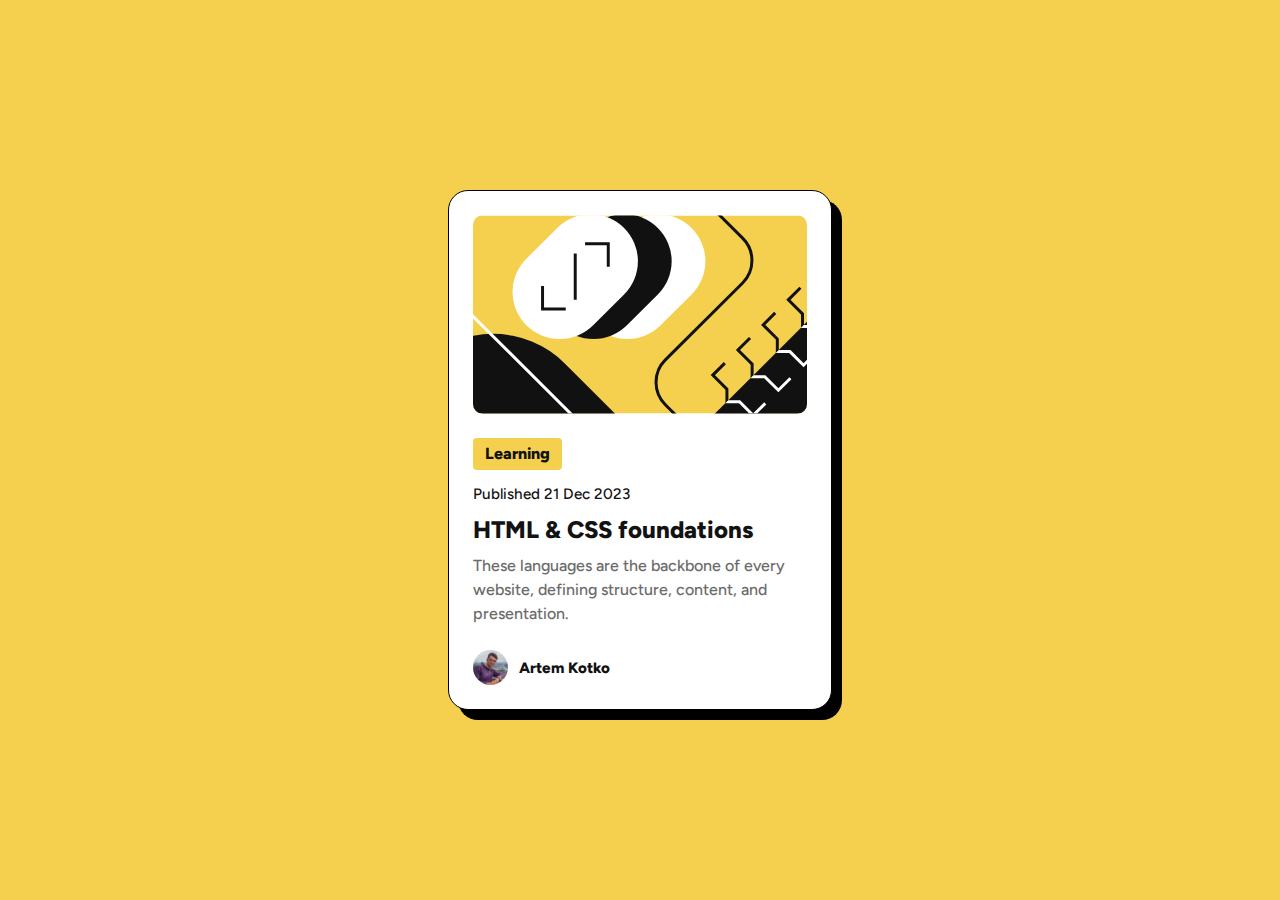
<file: index.html>
<!DOCTYPE html>
<html lang="en">
  <head>
    <meta charset="UTF-8" />
    <meta name="viewport" content="width=device-width, initial-scale=1.0" />
    <!-- displays site properly based on user's device -->

    <link
      rel="icon"
      type="image/png"
      sizes="32x32"
      href="./assets/images/favicon-32x32.png"
    />

    <title>Frontend Mentor | Blog preview card</title>

    <link rel="stylesheet" href="styles/styles.css" />
    <link rel="preconnect" href="https://fonts.googleapis.com" />
    <link rel="preconnect" href="https://fonts.gstatic.com" crossorigin />
    <link
      href="https://fonts.googleapis.com/css2?family=Figtree:ital,wght@0,300..900;1,300..900&display=swap"
      rel="stylesheet"
    />
  </head>
  <body>
    <main>
      <div class="card">
        <img
          src="assets/images/illustration-article.svg"
          alt="illustration-article"
          id="illustration"
        />
        <div class="container">
          <button>Learning</button>
          <p class="publishment_date">Published 21 Dec 2023</p>
          <h2 tabindex="0">HTML & CSS foundations</h2>
          <p class="description">
            These languages are the backbone of every website, defining
            structure, content, and presentation.
          </p>
        </div>
        <div class="author" tabindex="0">
          <img
            class="avatar"
            src="assets/images/my_photo.jpg"
            alt="image-avatar"
          />

          <p>Artem Kotko</p>
        </div>
      </div>
    </main>
  </body>
</html>
</file>
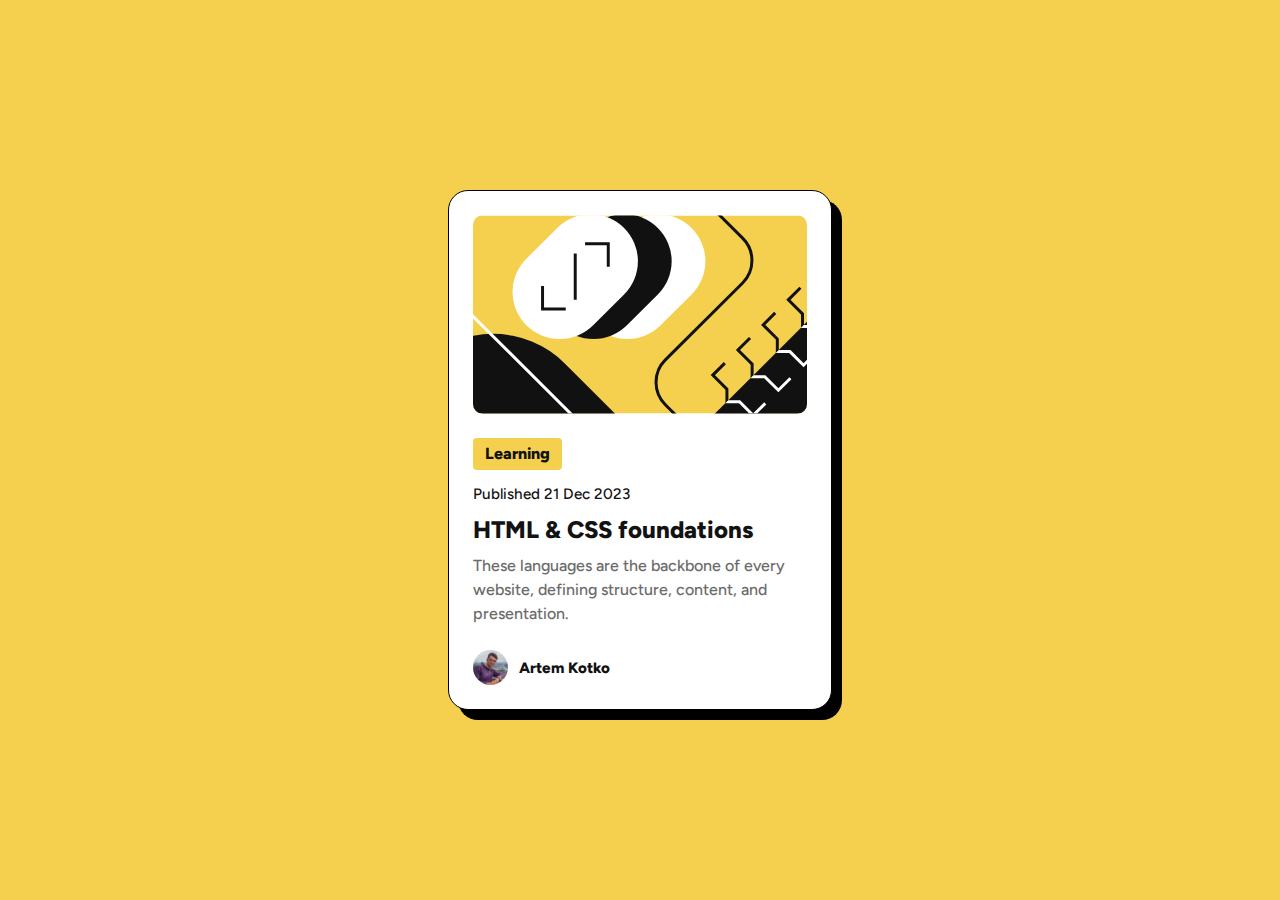
<file: blog-preview-card-main/index.html>
<!DOCTYPE html>
<html lang="en">
  <head>
    <meta charset="UTF-8" />
    <meta name="viewport" content="width=device-width, initial-scale=1.0" />
    <!-- displays site properly based on user's device -->

    <link
      rel="icon"
      type="image/png"
      sizes="32x32"
      href="./assets/images/favicon-32x32.png"
    />

    <title>Frontend Mentor | Blog preview card</title>

    <link rel="stylesheet" href="/styles/styles.css" />
    <link rel="preconnect" href="https://fonts.googleapis.com" />
    <link rel="preconnect" href="https://fonts.gstatic.com" crossorigin />
    <link
      href="https://fonts.googleapis.com/css2?family=Figtree:ital,wght@0,300..900;1,300..900&display=swap"
      rel="stylesheet"
    />
  </head>
  <body>
    <main>
      <div class="card">
        <img
          src="assets/images/illustration-article.svg"
          alt="illustration-article"
          id="illustration"
        />
        <div class="container">
          <button>Learning</button>
          <p class="publishment_date">Published 21 Dec 2023</p>
          <h2 tabindex="0">HTML & CSS foundations</h2>
          <p class="description">
            These languages are the backbone of every website, defining
            structure, content, and presentation.
          </p>
        </div>
        <div class="author" tabindex="0">
          <img
            class="avatar"
            src="assets/images/my_photo.jpg"
            alt="image-avatar"
          />

          <p>Artem Kotko</p>
        </div>
      </div>
    </main>
  </body>
</html>
</file>
<file: styles/styles.css>
/*
  Josh's Custom CSS Reset
  https://www.joshwcomeau.com/css/custom-css-reset/
*/

*,
*::before,
*::after {
  box-sizing: border-box;
}

* {
  margin: 0;
}

body {
  line-height: 1.5;
  -webkit-font-smoothing: antialiased;
}

img,
picture,
video,
canvas,
svg {
  display: block;
  max-width: 100%;
}

input,
button,
textarea,
select {
  font: inherit;
}

p,
h1,
h2,
h3,
h4,
h5,
h6 {
  overflow-wrap: break-word;
}

#root,
#__next {
  isolation: isolate;
}

/* Custom Properties */

:root {
  --ff: "Figtree", sans-serif;

  --fw-reg: 500;
  --fw-bold: 800;

  --fs-big: 1.5rem;
  --fs-mid: 1.25rem;
  --fs-small: 0.95rem;

  --line-height: 150%;

  --clr-yellow: hsl(47, 88%, 63%);
  --clr-white: hsl(0, 0%, 100%);
  --clr-gray-950: hsl(0, 0%, 7%);
  --clr-gray-500: hsl(0, 0%, 42%);
}

/* General styles */

body {
  background-color: hsl(47, 88%, 63%);
  margin: 0;
  padding: 0;

  /* Centering our content vertically and horizontally */
  min-height: 100svh;
  display: flex;
  justify-content: center;
  align-items: center;
}
:focus {
  outline: 2px solid var(--clr-gray-950);
  outline-offset: 2px;
}
.card {
  max-width: 24rem;
  background-color: var(--clr-white);
  border: 1px solid black;
  box-shadow: 10px 10px;
  border-radius: 20px;
  padding: 1.5rem;
  font-family: var(--ff);
  line-height: var(--line-height);
  letter-spacing: 0px;
}

#illustration {
  margin-bottom: 1.5rem;
  border-radius: 10px;
}
.container {
  margin-right: 1rem;
  margin-bottom: 1.5rem;
}
button {
  background-color: var(--clr-yellow);
  border-radius: 4px;
  color: var(--clr-gray-950);
  font-weight: var(--fw-bold);
  border: none;
  padding: 0.25rem 0.75rem;
  text-align: center;
  margin: auto;
}
button:hover {
  outline: 2px solid var(--clr-gray-950);
  outline-offset: 2px;
  cursor: pointer;
}
.publishment_date {
  margin-bottom: 0.75rem;
  margin-top: 0.75rem;
  color: var(--clr-gray-950);
  font-weight: var(--fw-reg);
  font-size: var(--fs-small);
}

h2 {
  font-weight: var(--fw-bold);
  font-size: var(--fs-big);
  color: var(--clr-gray-950);
  margin-bottom: 0.75rem;
  text-decoration: none;
  padding-right: 2rem;
}

.description {
  font-weight: var(--fw-reg);
  color: var(--clr-gray-500);
}
.author {
  display: flex;
  flex-direction: row;
  align-items: center;
  width: 50%;
}
.author p {
  font-weight: var(--fw-bold);
  color: var(--clr-gray-950);
  font-size: var(--fs-small);
  margin-left: 0.7rem;
}
.author p:hover,
h2:hover {
  color: var(--clr-yellow);
  cursor: pointer;
}

.avatar {
  vertical-align: middle;
  width: 2.2rem;
  height: 2.2rem;
  border-radius: 50%;
}
</file>
